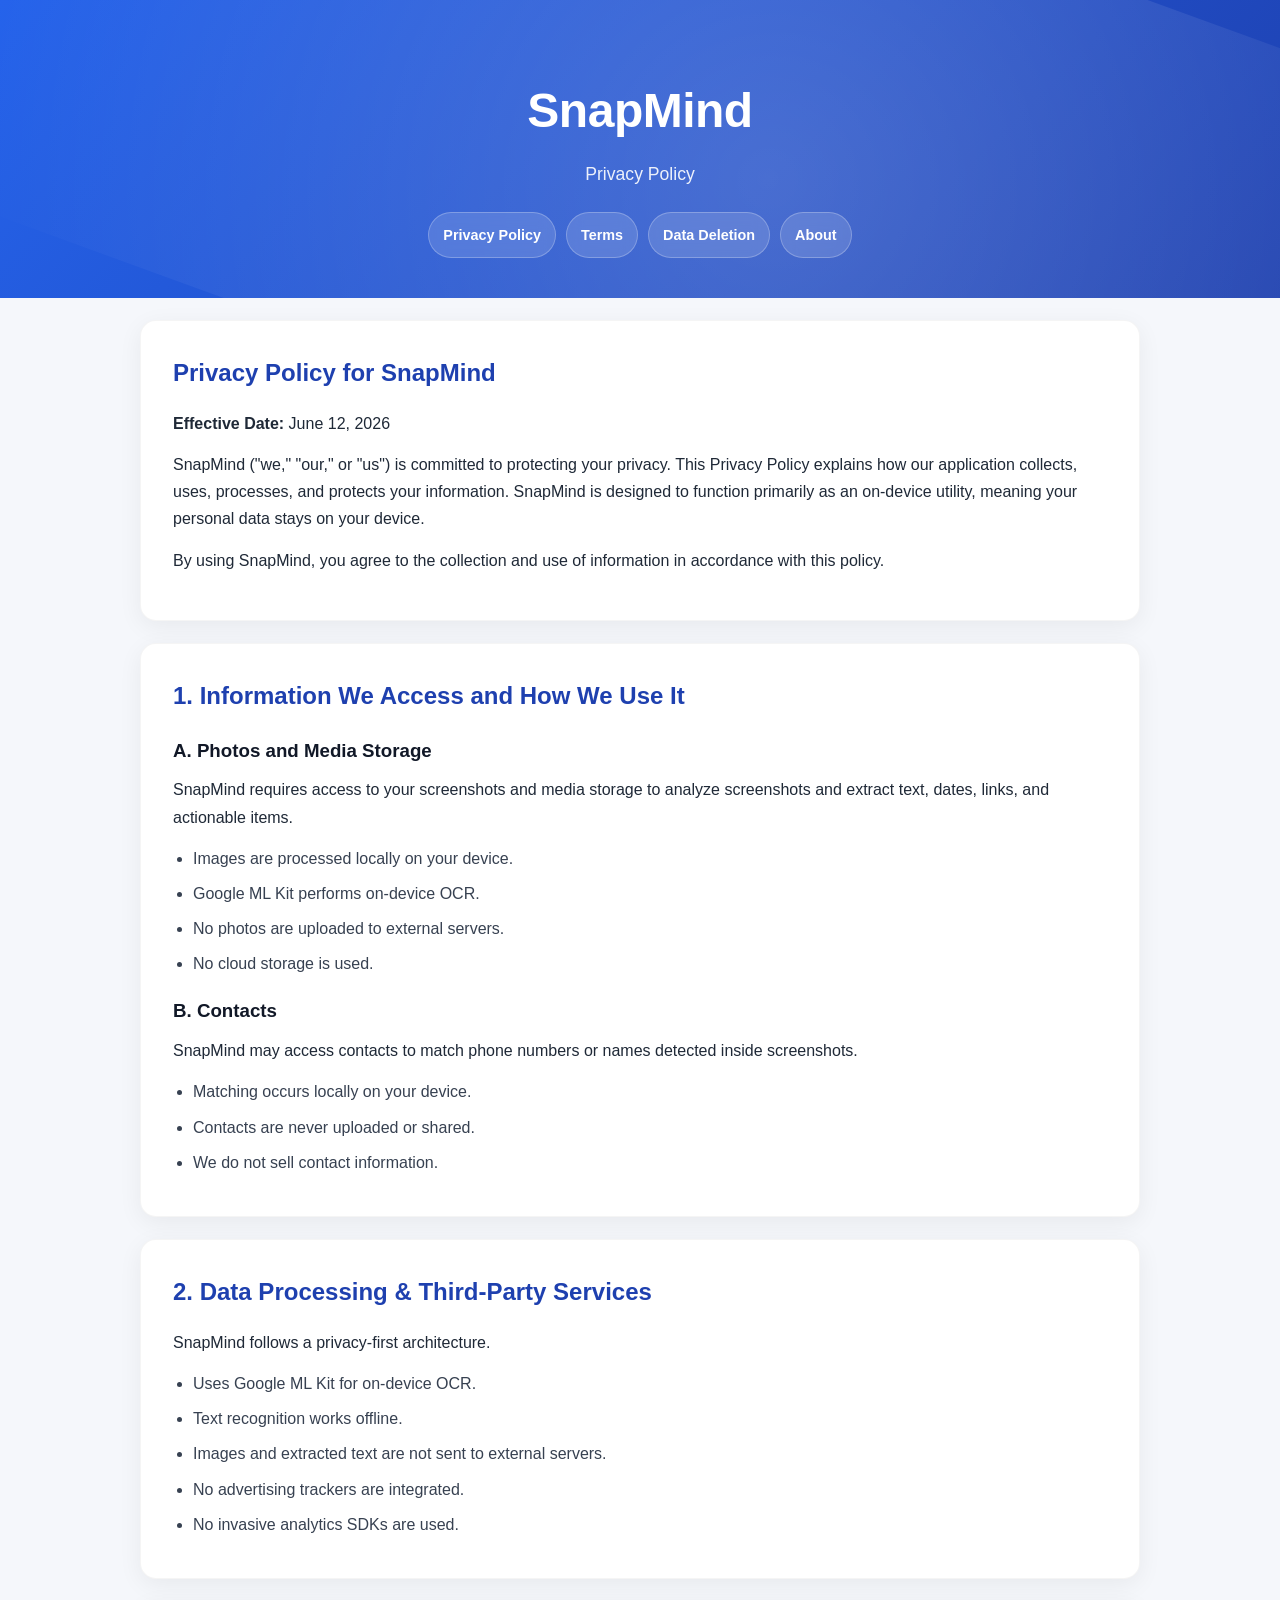
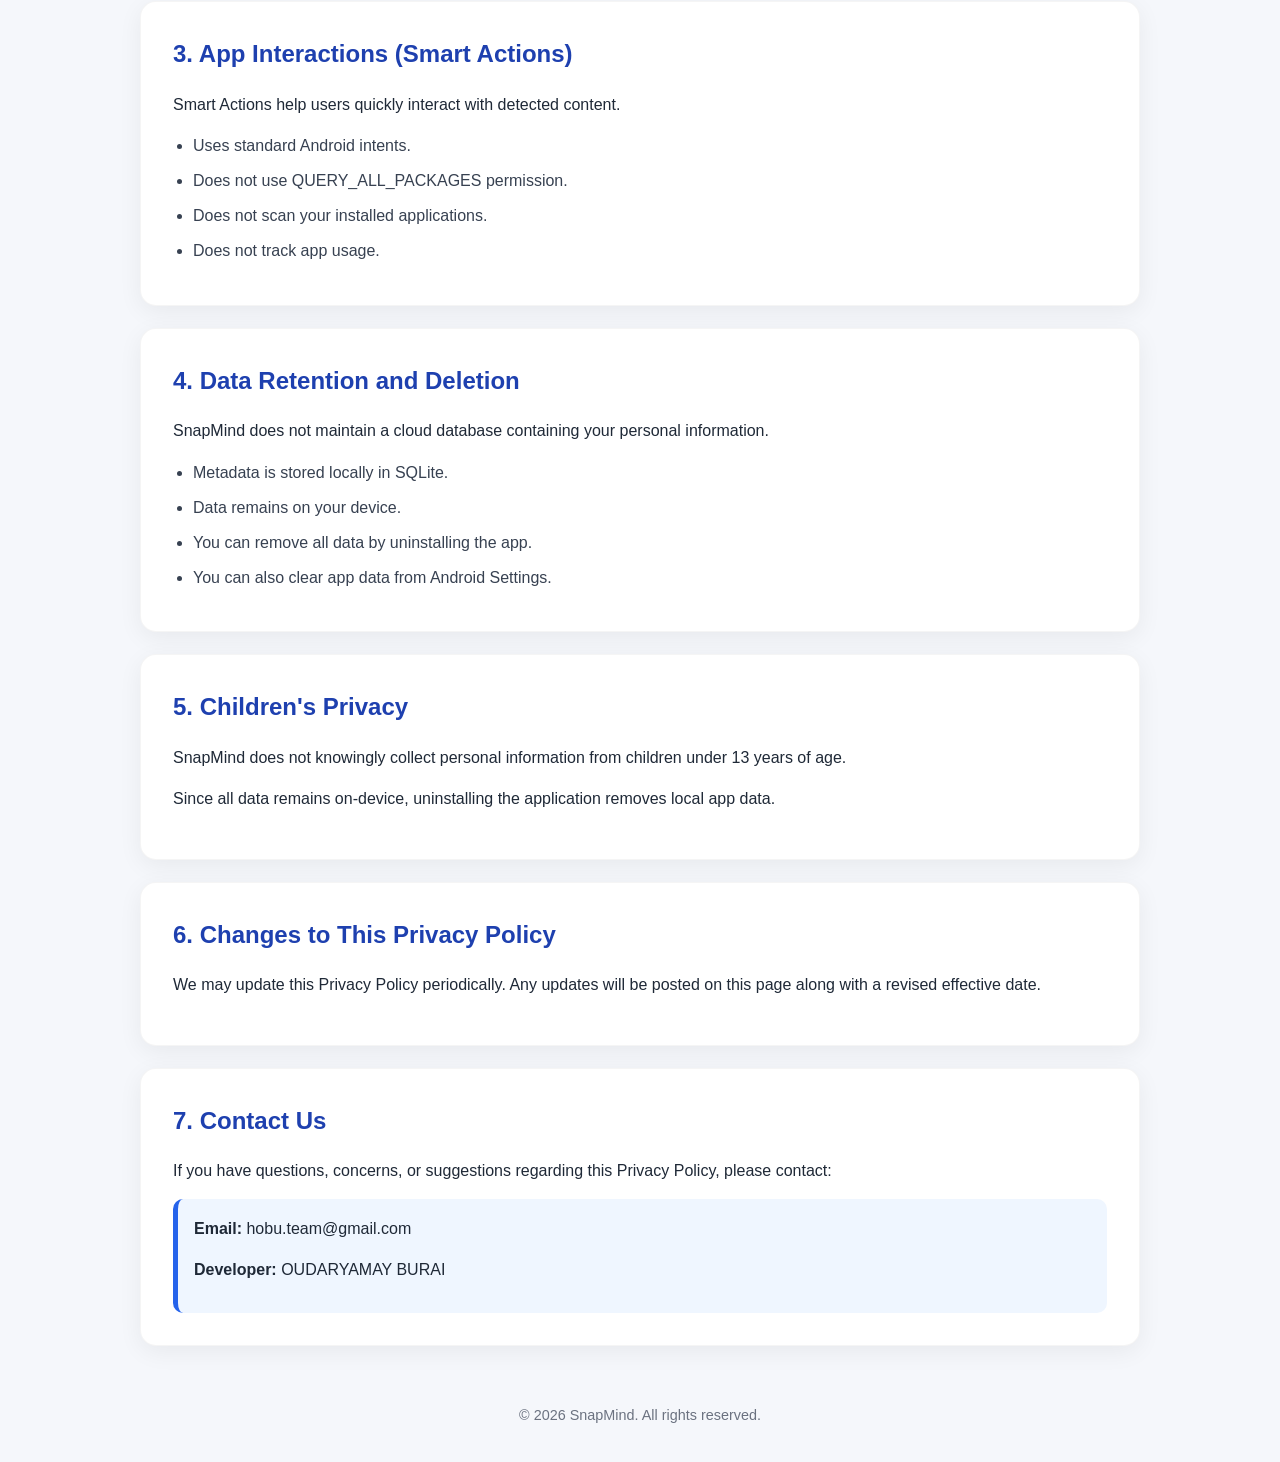
<file: index.html>
<!DOCTYPE html>
<html lang="en">
<head>
    <meta charset="UTF-8">
    <meta name="viewport" content="width=device-width, initial-scale=1.0">
    <title>SnapMind Privacy Policy</title>
    <meta name="description" content="Privacy Policy for SnapMind - AI-powered screenshot organizer and smart actions app.">
    <link rel="stylesheet" href="style.css">
</head>
<body>

<header>
    <div class="container">
        <h1>SnapMind</h1>
        <p>Privacy Policy</p>
    </div>

    <nav class="nav-links">
        <a href="index.html">Privacy Policy</a>
        <a href="terms.html">Terms</a>
        <a href="data-deletion.html">Data Deletion</a>
        <a href="marketing.html">About</a>
    </nav>
</header>

<main class="container">

    <section class="card">
        <h2>Privacy Policy for SnapMind</h2>
        <p><strong>Effective Date:</strong> June 12, 2026</p>

        <p>
            SnapMind ("we," "our," or "us") is committed to protecting your privacy.
            This Privacy Policy explains how our application collects, uses,
            processes, and protects your information.
            SnapMind is designed to function primarily as an on-device utility,
            meaning your personal data stays on your device.
        </p>

        <p>
            By using SnapMind, you agree to the collection and use of information
            in accordance with this policy.
        </p>
    </section>

    <section class="card">
        <h2>1. Information We Access and How We Use It</h2>

        <h3>A. Photos and Media Storage</h3>
        <p>
            SnapMind requires access to your screenshots and media storage
            to analyze screenshots and extract text, dates, links,
            and actionable items.
        </p>

        <ul>
            <li>Images are processed locally on your device.</li>
            <li>Google ML Kit performs on-device OCR.</li>
            <li>No photos are uploaded to external servers.</li>
            <li>No cloud storage is used.</li>
        </ul>

        <h3>B. Contacts</h3>
        <p>
            SnapMind may access contacts to match phone numbers or names
            detected inside screenshots.
        </p>

        <ul>
            <li>Matching occurs locally on your device.</li>
            <li>Contacts are never uploaded or shared.</li>
            <li>We do not sell contact information.</li>
        </ul>
    </section>

    <section class="card">
        <h2>2. Data Processing & Third-Party Services</h2>

        <p>
            SnapMind follows a privacy-first architecture.
        </p>

        <ul>
            <li>Uses Google ML Kit for on-device OCR.</li>
            <li>Text recognition works offline.</li>
            <li>Images and extracted text are not sent to external servers.</li>
            <li>No advertising trackers are integrated.</li>
            <li>No invasive analytics SDKs are used.</li>
        </ul>
    </section>

    <section class="card">
        <h2>3. App Interactions (Smart Actions)</h2>

        <p>
            Smart Actions help users quickly interact with detected content.
        </p>

        <ul>
            <li>Uses standard Android intents.</li>
            <li>Does not use QUERY_ALL_PACKAGES permission.</li>
            <li>Does not scan your installed applications.</li>
            <li>Does not track app usage.</li>
        </ul>
    </section>

    <section class="card">
        <h2>4. Data Retention and Deletion</h2>

        <p>
            SnapMind does not maintain a cloud database containing your
            personal information.
        </p>

        <ul>
            <li>Metadata is stored locally in SQLite.</li>
            <li>Data remains on your device.</li>
            <li>You can remove all data by uninstalling the app.</li>
            <li>You can also clear app data from Android Settings.</li>
        </ul>
    </section>

    <section class="card">
        <h2>5. Children's Privacy</h2>

        <p>
            SnapMind does not knowingly collect personal information from
            children under 13 years of age.
        </p>

        <p>
            Since all data remains on-device, uninstalling the application
            removes local app data.
        </p>
    </section>

    <section class="card">
        <h2>6. Changes to This Privacy Policy</h2>

        <p>
            We may update this Privacy Policy periodically.
            Any updates will be posted on this page along with a revised
            effective date.
        </p>
    </section>

    <section class="card">
        <h2>7. Contact Us</h2>

        <p>
            If you have questions, concerns, or suggestions regarding
            this Privacy Policy, please contact:
        </p>

        <div class="contact-box">
            <p><strong>Email:</strong> hobu.team@gmail.com</p>
            <p><strong>Developer:</strong> OUDARYAMAY BURAI</p>
        </div>
    </section>

</main>

<footer>
    <div class="container">
        <p>© 2026 SnapMind. All rights reserved.</p>
    </div>
</footer>

</body>
</html>
</file>
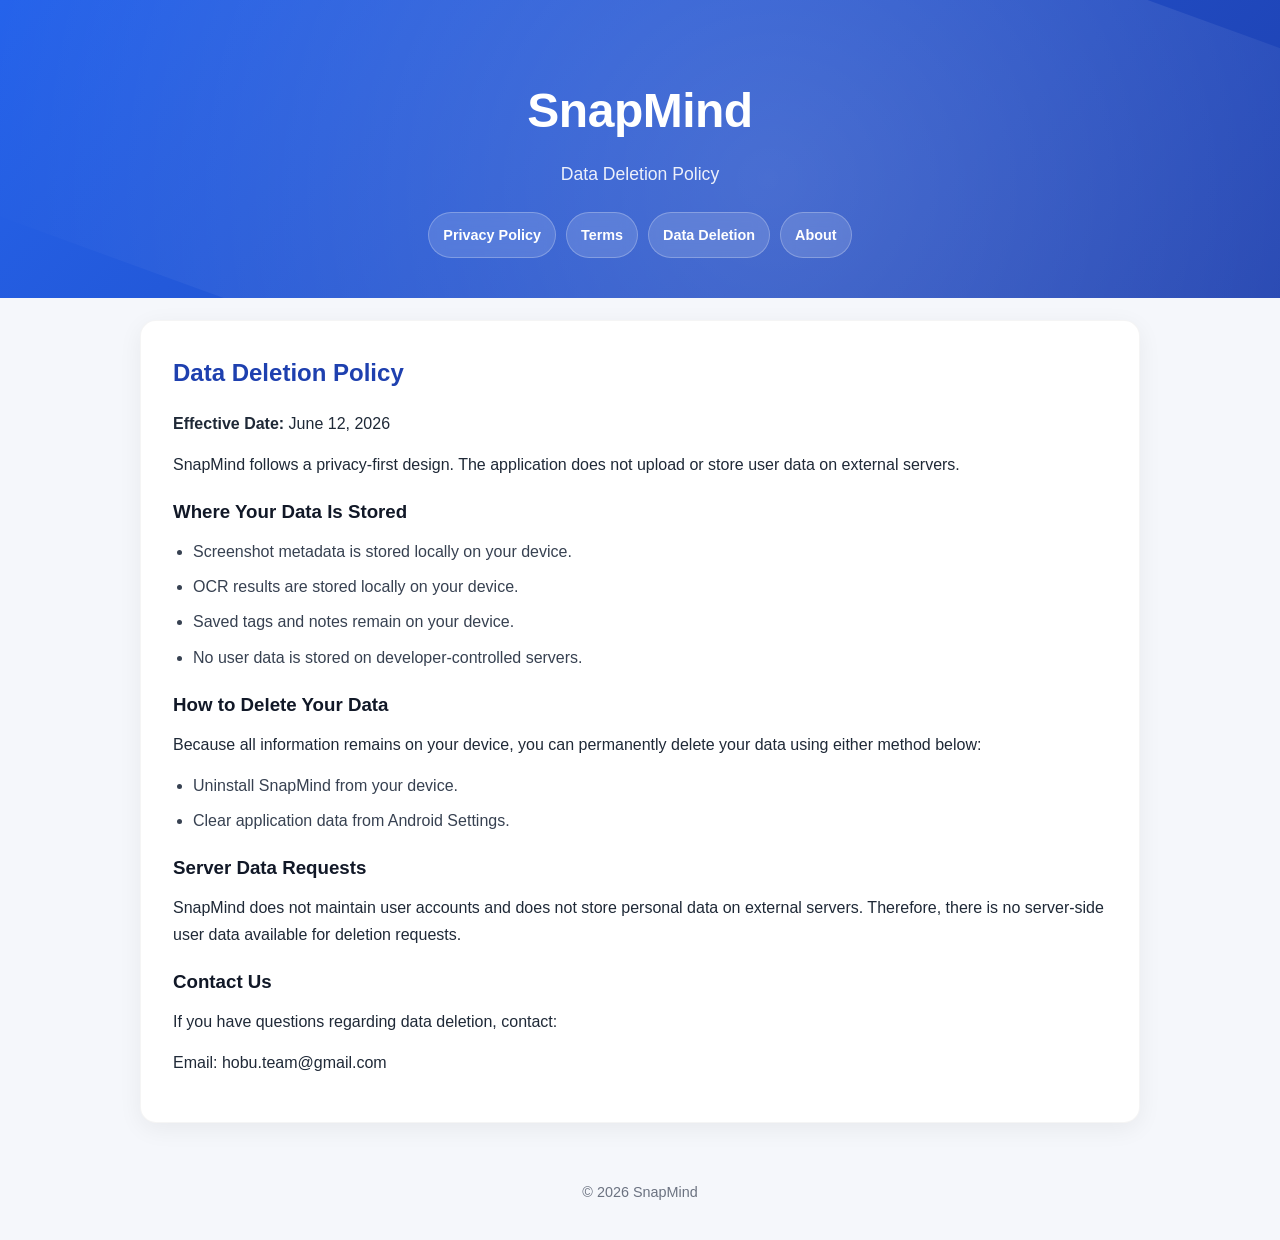
<file: data-deletion.html>
<!DOCTYPE html>
<html lang="en">
<head>
    <meta charset="UTF-8">
    <meta name="viewport" content="width=device-width, initial-scale=1.0">
    <title>SnapMind Data Deletion Policy</title>
    <link rel="stylesheet" href="style.css">
</head>
<body>

<header>
    <div class="container">
        <h1>SnapMind</h1>
        <p>Data Deletion Policy</p>
    </div>
    <nav class="nav-links">
        <a href="index.html">Privacy Policy</a>
        <a href="terms.html">Terms</a>
        <a href="data-deletion.html">Data Deletion</a>
        <a href="marketing.html">About</a>
    </nav>
</header>

<main class="container">

    <section class="card">

        <h2>Data Deletion Policy</h2>

        <p><strong>Effective Date:</strong> June 12, 2026</p>

        <p>
            SnapMind follows a privacy-first design. The application does not upload or store user data on external servers.
        </p>

        <h3>Where Your Data Is Stored</h3>

        <ul>
            <li>Screenshot metadata is stored locally on your device.</li>
            <li>OCR results are stored locally on your device.</li>
            <li>Saved tags and notes remain on your device.</li>
            <li>No user data is stored on developer-controlled servers.</li>
        </ul>

        <h3>How to Delete Your Data</h3>

        <p>
            Because all information remains on your device, you can permanently delete your data using either method below:
        </p>

        <ul>
            <li>Uninstall SnapMind from your device.</li>
            <li>Clear application data from Android Settings.</li>
        </ul>

        <h3>Server Data Requests</h3>

        <p>
            SnapMind does not maintain user accounts and does not store personal data on external servers. Therefore, there is no server-side user data available for deletion requests.
        </p>

        <h3>Contact Us</h3>

        <p>
            If you have questions regarding data deletion, contact:
        </p>

        <p>
            Email: hobu.team@gmail.com
        </p>

    </section>

</main>

<footer>
    <div class="container">
        <p>© 2026 SnapMind</p>
    </div>
</footer>

</body>
</html>
</file>
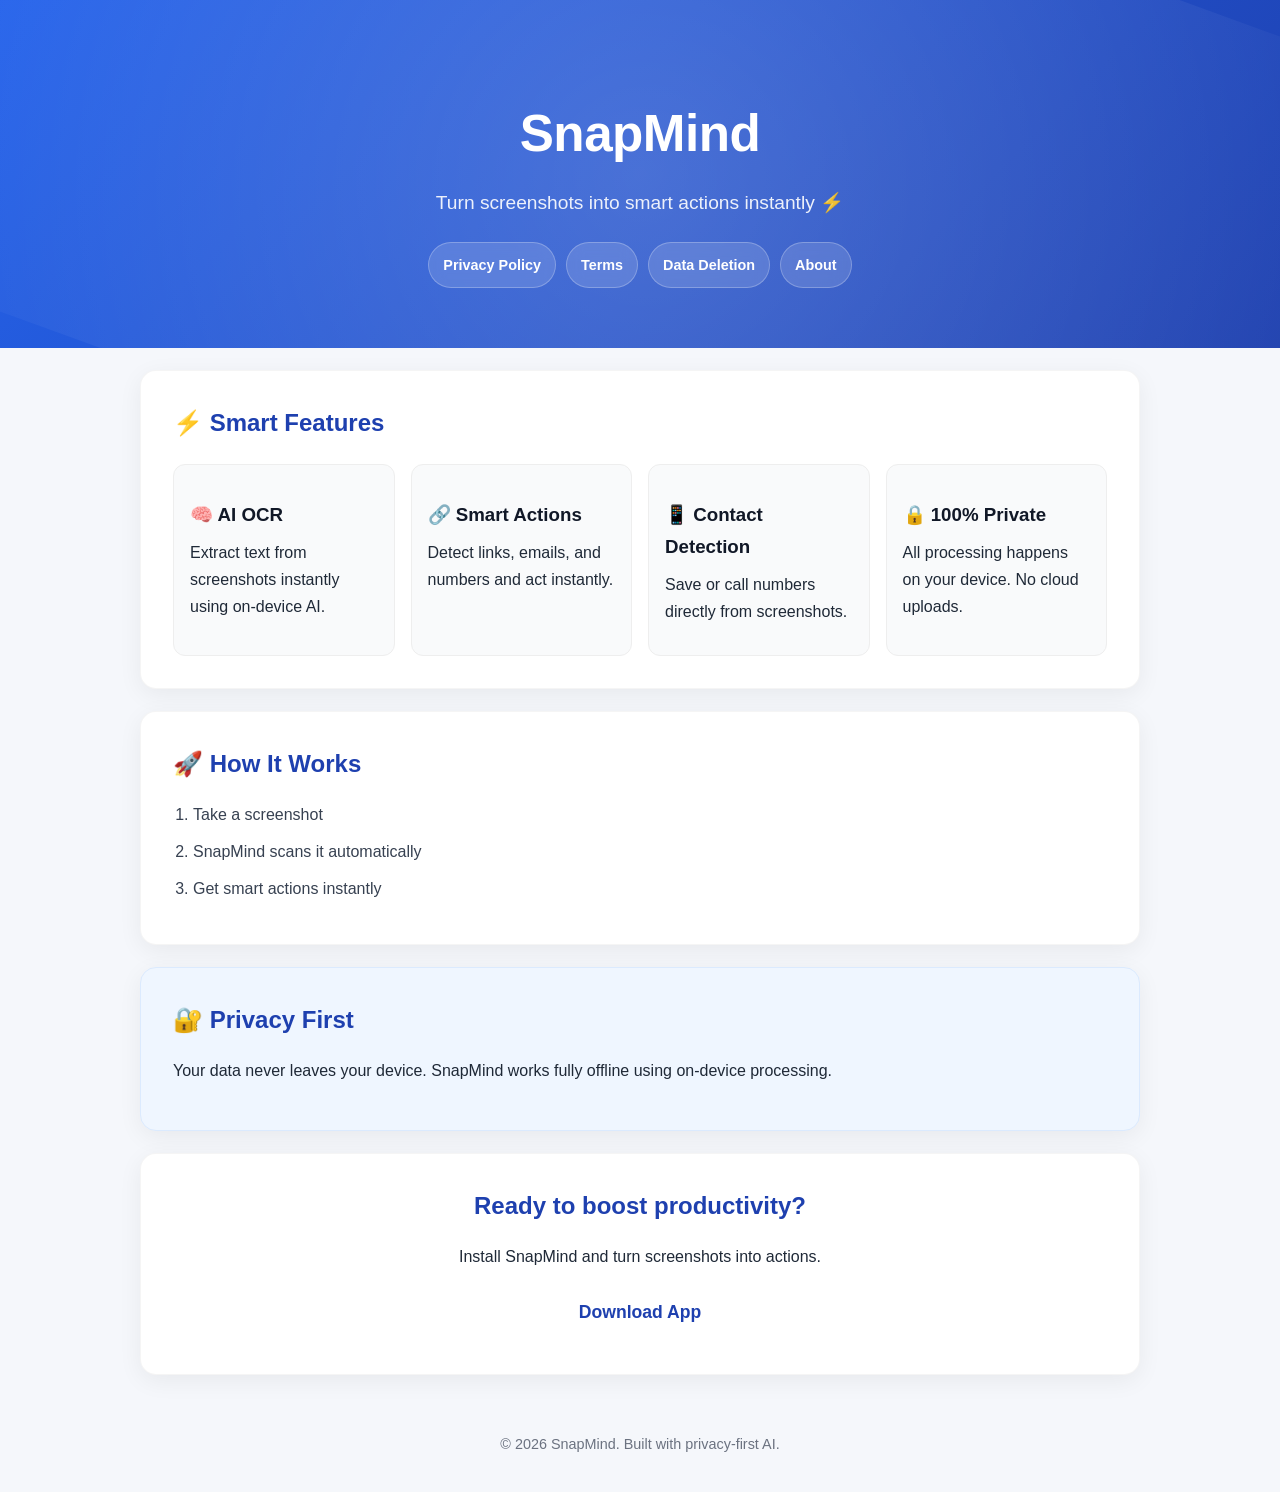
<file: marketing.html>
<!DOCTYPE html>
<html lang="en">
<head>
    <meta charset="UTF-8">
    <meta name="viewport" content="width=device-width, initial-scale=1.0">
    <title>SnapMind - Smart Screenshot AI</title>
    <meta name="description" content="SnapMind turns screenshots into smart actions using on-device AI. Extract text, links, contacts instantly.">
    <link rel="stylesheet" href="style.css">
</head>

<body>

<header class="hero">
    <div class="container">
        <h1>SnapMind</h1>
        <p>Turn screenshots into smart actions instantly ⚡</p>

        <nav class="nav-links">
            <a href="index.html">Privacy Policy</a>
            <a href="terms.html">Terms</a>
            <a href="data-deletion.html">Data Deletion</a>
            <a href="marketing.html">About</a>
        </nav>
    </div>
</header>

<main class="container">

    <!-- FEATURES -->
    <section id="features" class="card">
        <h2>⚡ Smart Features</h2>

        <div class="grid">
            <div class="feature">
                <h3>🧠 AI OCR</h3>
                <p>Extract text from screenshots instantly using on-device AI.</p>
            </div>

            <div class="feature">
                <h3>🔗 Smart Actions</h3>
                <p>Detect links, emails, and numbers and act instantly.</p>
            </div>

            <div class="feature">
                <h3>📱 Contact Detection</h3>
                <p>Save or call numbers directly from screenshots.</p>
            </div>

            <div class="feature">
                <h3>🔒 100% Private</h3>
                <p>All processing happens on your device. No cloud uploads.</p>
            </div>
        </div>
    </section>

    <!-- HOW IT WORKS -->
    <section class="card">
        <h2>🚀 How It Works</h2>

        <ol class="steps">
            <li>Take a screenshot</li>
            <li>SnapMind scans it automatically</li>
            <li>Get smart actions instantly</li>
        </ol>
    </section>

    <!-- PRIVACY -->
    <section class="card highlight">
        <h2>🔐 Privacy First</h2>
        <p>
            Your data never leaves your device. SnapMind works fully offline using on-device processing.
        </p>
    </section>

    <!-- CTA -->
    <section class="card center">
        <h2>Ready to boost productivity?</h2>
        <p>Install SnapMind and turn screenshots into actions.</p>

        <a href="#" class="btn primary large">Download App</a>
    </section>

</main>

<footer>
    <p>© 2026 SnapMind. Built with privacy-first AI.</p>
</footer>

</body>
</html>
</file>
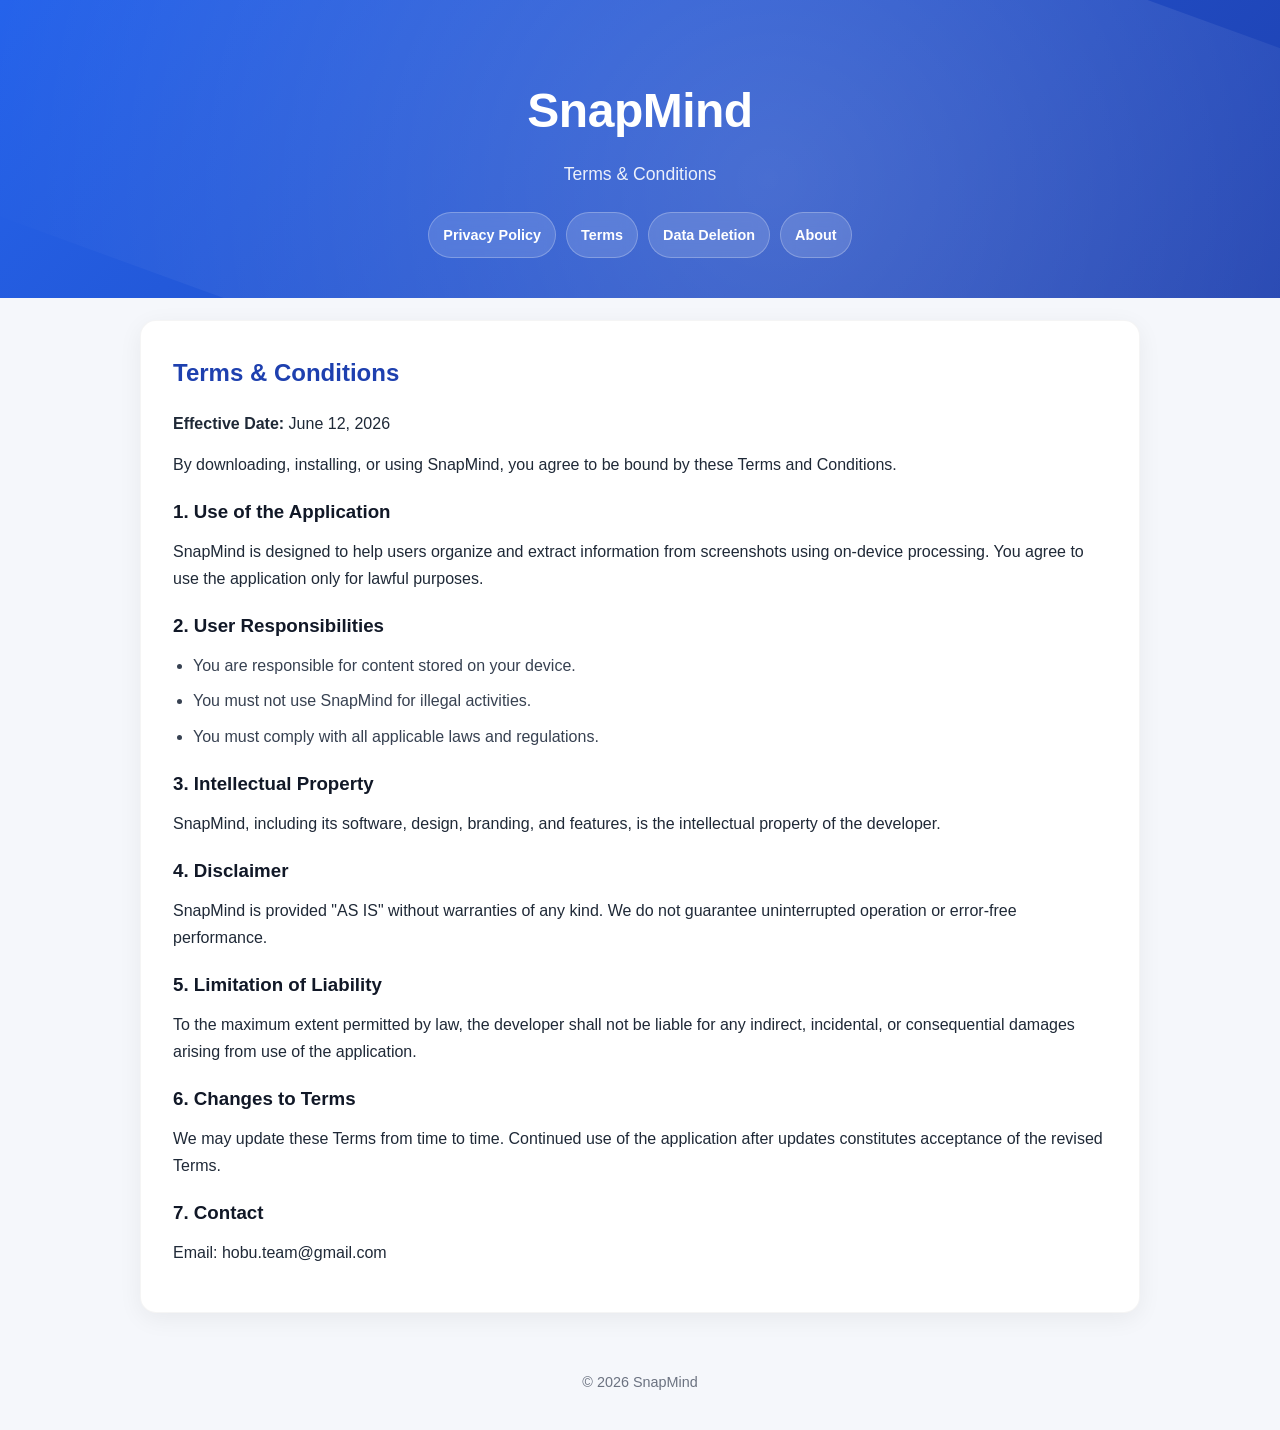
<file: terms.html>
<!DOCTYPE html>
<html lang="en">
<head>
    <meta charset="UTF-8">
    <meta name="viewport" content="width=device-width, initial-scale=1.0">
    <title>SnapMind Terms & Conditions</title>
    <link rel="stylesheet" href="style.css">
</head>
<body>

<header>
    <div class="container">
        <h1>SnapMind</h1>
        <p>Terms & Conditions</p>
    </div>

    <nav class="nav-links">
        <a href="index.html">Privacy Policy</a>
        <a href="terms.html">Terms</a>
        <a href="data-deletion.html">Data Deletion</a>
        <a href="marketing.html">About</a>
    </nav>
</header>

<main class="container">

    <section class="card">
        <h2>Terms & Conditions</h2>

        <p><strong>Effective Date:</strong> June 12, 2026</p>

        <p>
            By downloading, installing, or using SnapMind, you agree to be bound by these Terms and Conditions.
        </p>

        <h3>1. Use of the Application</h3>
        <p>
            SnapMind is designed to help users organize and extract information from screenshots using on-device processing.
            You agree to use the application only for lawful purposes.
        </p>

        <h3>2. User Responsibilities</h3>
        <ul>
            <li>You are responsible for content stored on your device.</li>
            <li>You must not use SnapMind for illegal activities.</li>
            <li>You must comply with all applicable laws and regulations.</li>
        </ul>

        <h3>3. Intellectual Property</h3>
        <p>
            SnapMind, including its software, design, branding, and features, is the intellectual property of the developer.
        </p>

        <h3>4. Disclaimer</h3>
        <p>
            SnapMind is provided "AS IS" without warranties of any kind. We do not guarantee uninterrupted operation or error-free performance.
        </p>

        <h3>5. Limitation of Liability</h3>
        <p>
            To the maximum extent permitted by law, the developer shall not be liable for any indirect, incidental, or consequential damages arising from use of the application.
        </p>

        <h3>6. Changes to Terms</h3>
        <p>
            We may update these Terms from time to time. Continued use of the application after updates constitutes acceptance of the revised Terms.
        </p>

        <h3>7. Contact</h3>
        <p>
            Email: hobu.team@gmail.com
        </p>

    </section>

</main>

<footer>
    <div class="container">
        <p>© 2026 SnapMind</p>
    </div>
</footer>

</body>
</html>
</file>
<file: style.css>
/* =========================
   RESET + BASE
========================= */
* {
    margin: 0;
    padding: 0;
    box-sizing: border-box;
}

:root {
    --primary: #1e40af;
    --primary-light: #2563eb;
    --bg: #f5f7fb;
    --text: #1f2937;
    --muted: #6b7280;
    --card: #ffffff;
    --radius: 16px;
}

body {
    font-family: Inter, Segoe UI, Arial, sans-serif;
    background: var(--bg);
    color: var(--text);
    line-height: 1.7;
    -webkit-font-smoothing: antialiased;
}

/* =========================
   LAYOUT
========================= */
.container {
    width: 92%;
    max-width: 1000px;
    margin: auto;
}

/* =========================
   HEADER (MODERN HERO STYLE)
========================= */
header {
    background: linear-gradient(135deg, var(--primary-light), var(--primary));
    color: white;
    text-align: center;
    padding: 70px 20px 40px;
    position: relative;
    overflow: hidden;
}

/* subtle glow */
header::before {
    content: "";
    position: absolute;
    top: -40%;
    left: -40%;
    width: 200%;
    height: 200%;
    background: radial-gradient(circle, rgba(255,255,255,0.18), transparent 60%);
    transform: rotate(20deg);
}

header h1 {
    font-size: 3rem;
    font-weight: 700;
    letter-spacing: -0.5px;
    margin-bottom: 8px;
}

header p {
    font-size: 1.1rem;
    opacity: 0.9;
}

/* =========================
   NAVIGATION (IMPROVED)
========================= */
.nav-links {
    margin-top: 22px;
    display: flex;
    justify-content: center;
    flex-wrap: wrap;
    gap: 10px;
    position: relative;
    z-index: 2;
}

.nav-links a {
    color: white;
    text-decoration: none;
    font-weight: 600;
    font-size: 0.9rem;

    padding: 10px 14px;
    border-radius: 999px;

    background: rgba(255, 255, 255, 0.14);
    border: 1px solid rgba(255, 255, 255, 0.25);

    transition: all 0.25s ease;
    backdrop-filter: blur(8px);
    -webkit-backdrop-filter: blur(8px);
}

.nav-links a:hover {
    background: white;
    color: var(--primary);
    transform: translateY(-2px);
    box-shadow: 0 10px 25px rgba(0, 0, 0, 0.18);
}

.nav-links a:active {
    transform: scale(0.97);
}

/* =========================
   CARDS
========================= */
.card {
    background: var(--card);
    margin: 22px 0;
    padding: 32px;
    border-radius: var(--radius);
    box-shadow: 0 6px 24px rgba(0,0,0,0.06);
    border: 1px solid rgba(0,0,0,0.04);
    transition: transform 0.2s ease, box-shadow 0.2s ease;
}

.card:hover {
    transform: translateY(-2px);
    box-shadow: 0 10px 30px rgba(0,0,0,0.08);
}

.card h2 {
    color: var(--primary);
    margin-bottom: 16px;
    font-size: 1.5rem;
}

.card h3 {
    margin-top: 18px;
    margin-bottom: 10px;
    color: #111827;
}

.card p {
    margin-bottom: 14px;
    color: var(--text);
}

/* =========================
   LISTS
========================= */
.card ul {
    margin-left: 20px;
    margin-top: 10px;
}

.card li {
    margin-bottom: 8px;
    color: #374151;
}

/* =========================
   CONTACT BOX
========================= */
.contact-box {
    background: #eff6ff;
    border-left: 5px solid var(--primary-light);
    padding: 16px;
    border-radius: 10px;
}

/* =========================
   FOOTER
========================= */
footer {
    text-align: center;
    padding: 35px 20px;
    color: var(--muted);
    font-size: 0.9rem;
}

/* =========================
   RESPONSIVE
========================= */
@media (max-width: 768px) {
    header h1 {
        font-size: 2.2rem;
    }

    .card {
        padding: 22px;
    }
}

@media (max-width: 480px) {
    header {
        padding: 60px 16px 30px;
    }

    .nav-links {
        gap: 8px;
    }

    .nav-links a {
        font-size: 0.8rem;
        padding: 8px 12px;
    }
}


/* =========================
   HERO LANDING PAGE
========================= */
.hero {
    background: linear-gradient(135deg, #2563eb, #1e40af);
    color: white;
    text-align: center;
    padding: 90px 20px 60px;
    position: relative;
    overflow: hidden;
}

.hero::before {
    content: "";
    position: absolute;
    width: 200%;
    height: 200%;
    top: -50%;
    left: -50%;
    background: radial-gradient(circle, rgba(255,255,255,0.18), transparent 60%);
}

.hero h1 {
    font-size: 3.2rem;
    margin-bottom: 10px;
}

.hero p {
    font-size: 1.2rem;
    opacity: 0.9;
}

/* =========================
   BUTTONS
========================= */
.hero-buttons {
    margin-top: 25px;
    display: flex;
    justify-content: center;
    gap: 12px;
    flex-wrap: wrap;
}

.btn {
    padding: 12px 18px;
    border-radius: 999px;
    text-decoration: none;
    font-weight: 600;
    transition: 0.25s ease;
    display: inline-block;
}

.btn.primary {
    background: white;
    color: #1e40af;
}

.btn.primary:hover {
    transform: translateY(-2px);
    box-shadow: 0 10px 25px rgba(0,0,0,0.2);
}

.btn.secondary {
    background: rgba(255,255,255,0.15);
    color: white;
    border: 1px solid rgba(255,255,255,0.3);
}

.btn.secondary:hover {
    background: white;
    color: #1e40af;
}

.btn.large {
    padding: 14px 26px;
    font-size: 1.1rem;
}

/* =========================
   FEATURES GRID
========================= */
.grid {
    display: grid;
    grid-template-columns: repeat(auto-fit, minmax(220px, 1fr));
    gap: 16px;
    margin-top: 20px;
}

.feature {
    background: #f9fafb;
    padding: 16px;
    border-radius: 12px;
    border: 1px solid #eee;
}

.feature h3 {
    margin-bottom: 8px;
}

/* =========================
   STEPS
========================= */
.steps {
    margin-left: 20px;
    margin-top: 10px;
}

.steps li {
    margin-bottom: 10px;
    font-weight: 500;
}

/* =========================
   CENTER SECTION
========================= */
.center {
    text-align: center;
}

/* =========================
   HIGHLIGHT BOX
========================= */
.highlight {
    background: #eff6ff;
    border: 1px solid #dbeafe;
}
</file>
